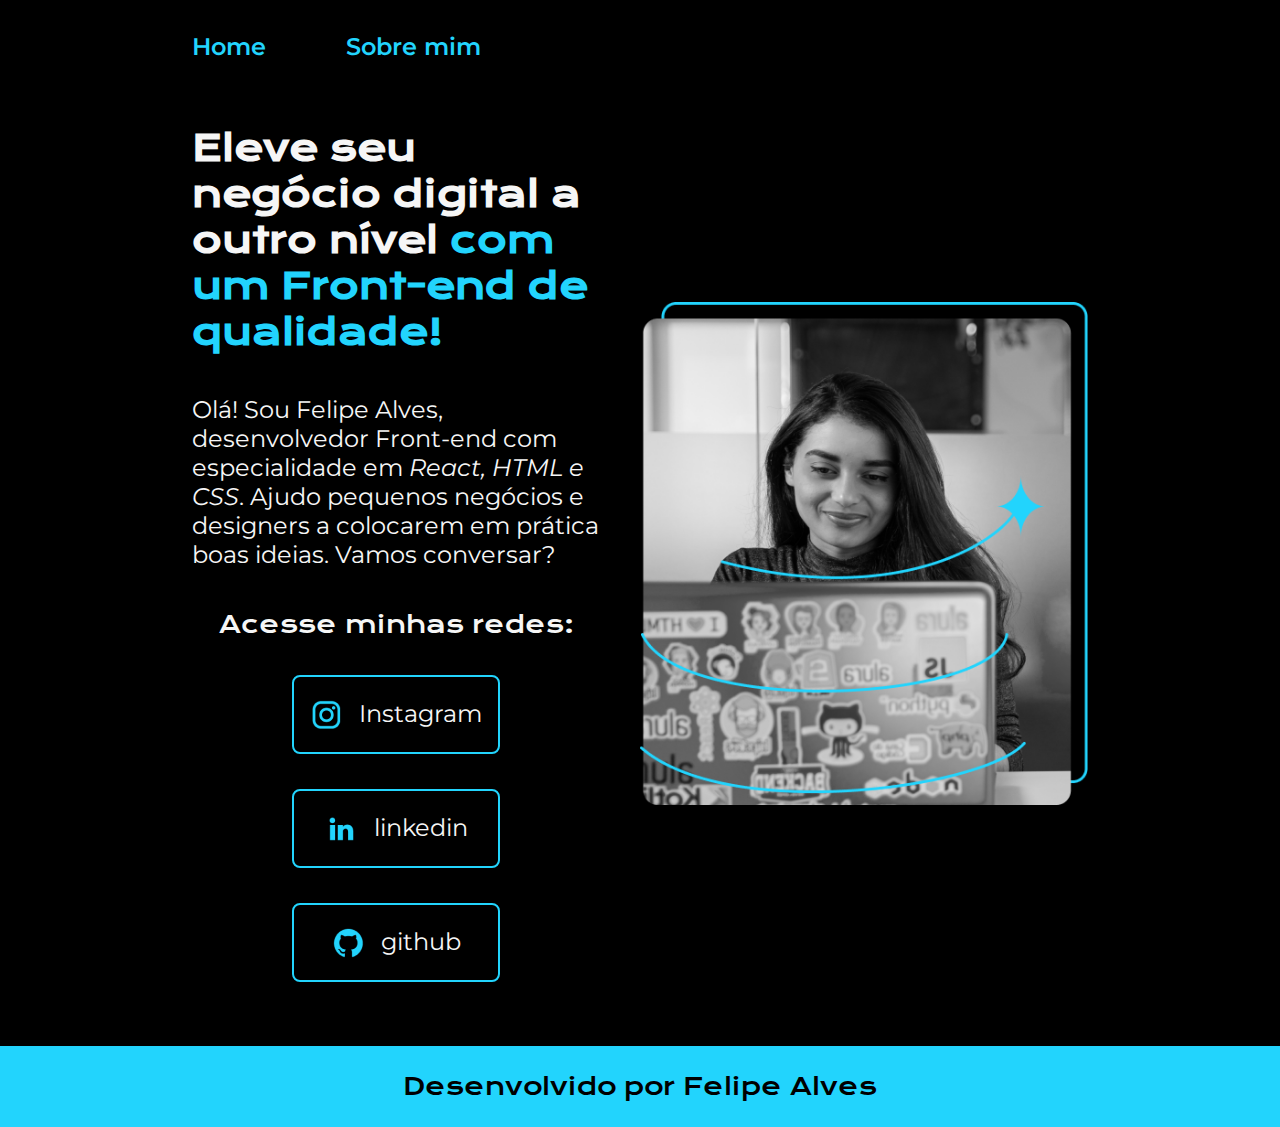
<file: index.html>
<!DOCTYPE html>
<html lang="pt-br">
<head>
    <link rel="stylesheet" href="styles/style.css">
    <meta charset="UTF-8">
    <meta name="viewport" content="width=device-width, initial-scale=1.0">
    <title>Introdução HTML</title>
</head>
<body>
    <header class="cabecalho"> 
        <nav class="cabecalho__menu">
            <a class="cabecalho__menu__link" href="index.html">Home</a>
            <a class="cabecalho__menu__link" href="about.html">Sobre mim</a>
        </nav>
    </header>
    <main class="apresentacao">
        <section class="apresentacao__conteudo">
            <h1 class="apresentacao__conteudo__titulo">Eleve seu negócio digital a outro nível 
            <strong class="titulo-destaque">com um Front-end de qualidade!</strong></h1>
            <p class="apresentacao__conteudo__texto">Olá! Sou Felipe Alves, desenvolvedor Front-end 
                com especialidade em <em>React, HTML e CSS</em>. Ajudo 
                pequenos negócios e designers a colocarem em 
                prática boas ideias. Vamos conversar?</p>
                <div class="apresentacao__links">
                    <h2 class="titulo-destaque-dois">Acesse minhas redes:</h2>
                    <a class="apresentacao__links__navegacao" href="https://www.instagram.com/"> <img src="assets/instagram.png" alt="instagram-icon"> Instagram</a>
                    <a class="apresentacao__links__navegacao" href="https://br.linkedin.com/"> <img src="assets/linkedin.png" alt="linkedin-icon"> linkedin </a>
                    <a class="apresentacao__links__navegacao" href="https://github.com/"> <img src="assets/github.png" alt="github-icon"> github </a>
                </div>
        </section>
        <img class="apresentacao__imagem" src="assets/Imagem.png" alt="Imagem Devgirl">
    </main>
    <footer class="rodape"> <p>Desenvolvido por Felipe Alves</p></footer>
</body>
</html>
</file>
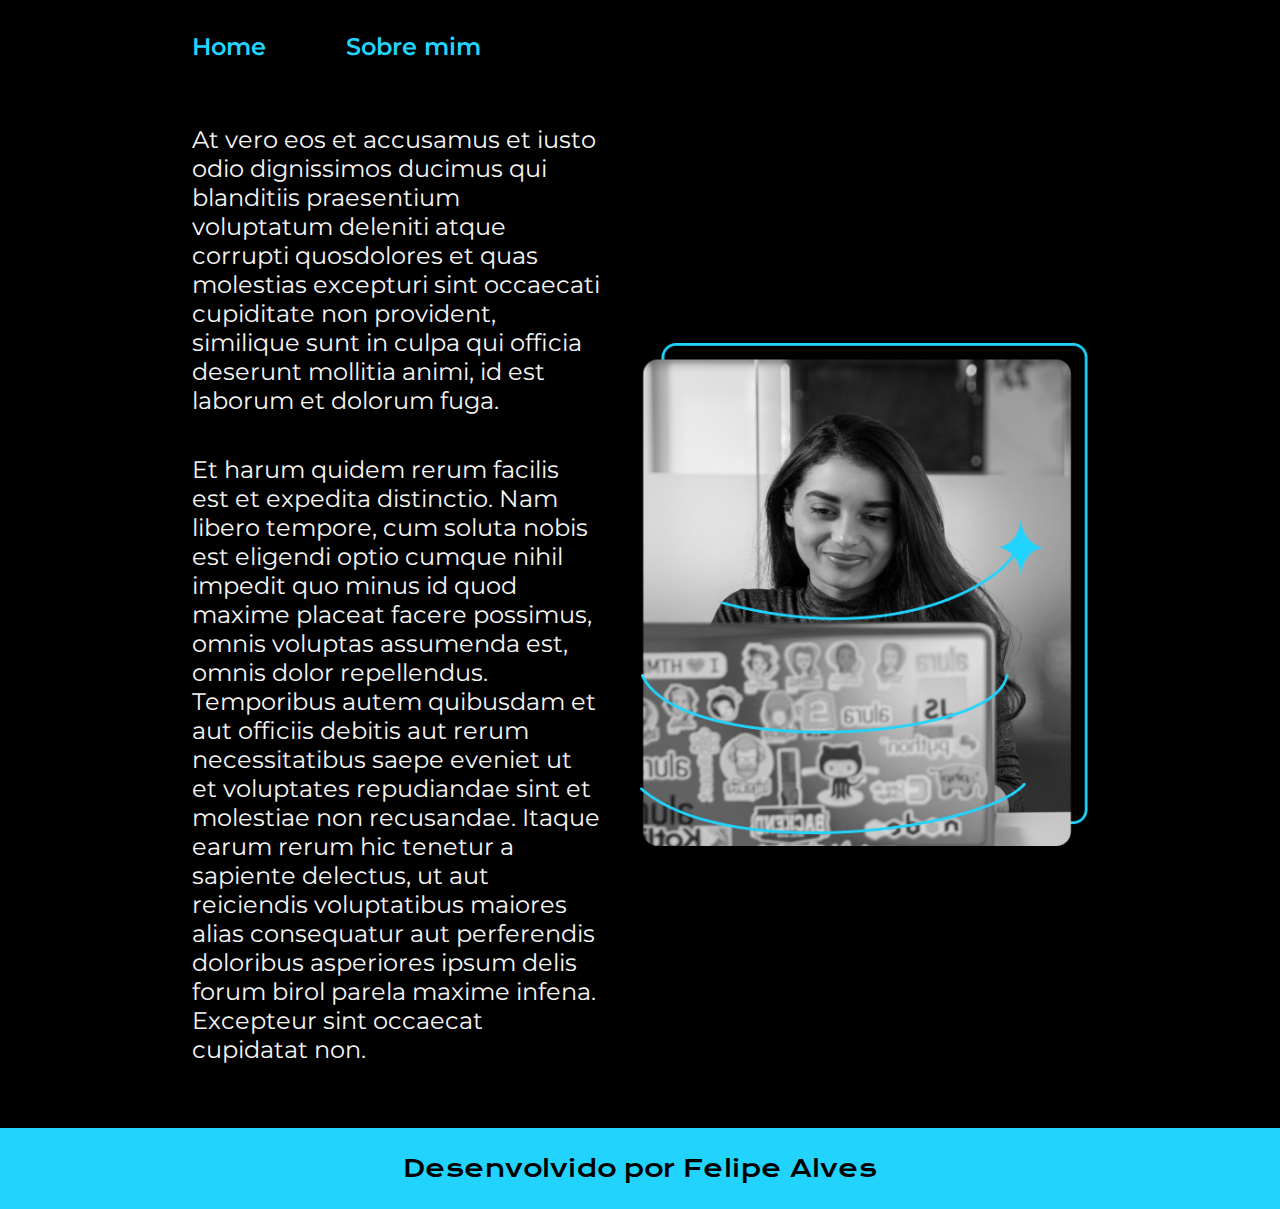
<file: about.html>
<!DOCTYPE html>
<html lang="pt-br">
<head>
    <link rel="stylesheet" href="styles/style.css">
    <meta charset="UTF-8">
    <meta name="viewport" content="width=device-width, initial-scale=1.0">
    <title>Sobre mim</title>
</head>
<body>
     <header class="cabecalho"> 
        <nav class="cabecalho__menu">
            <a class="cabecalho__menu__link" href="index.html">Home</a>
            <a class="cabecalho__menu__link" href="about.html">Sobre mim</a>
        </nav>
    </header>
    <main class="apresentacao">
        <section class="apresentacao__conteudo">
            <p class="apresentacao__conteudo__texto">At vero eos et accusamus et iusto odio dignissimos ducimus qui blanditiis praesentium voluptatum deleniti atque corrupti quosdolores et quas molestias excepturi sint occaecati cupiditate non provident, similique sunt in culpa qui officia deserunt mollitia animi, id est laborum et dolorum fuga.</p>
            <p class="apresentacao__conteudo__texto">Et harum quidem rerum facilis est et expedita distinctio. Nam libero tempore, cum soluta nobis est eligendi optio cumque nihil impedit quo minus id quod maxime placeat facere possimus, omnis voluptas assumenda est, omnis dolor repellendus. Temporibus autem quibusdam et aut officiis debitis aut rerum necessitatibus saepe eveniet ut et voluptates repudiandae sint et molestiae non recusandae. Itaque earum rerum hic tenetur a sapiente delectus, ut aut reiciendis voluptatibus maiores alias consequatur aut perferendis doloribus asperiores ipsum delis forum birol parela maxime infena. Excepteur sint occaecat cupidatat non.</p>
        </section>
        <img class="apresentacao__imagem" src="assets/Imagem.png" alt="Imagem Devgirl">
    </main>
    <footer class="rodape"> <p>Desenvolvido por Felipe Alves</p></footer>
</body>
</html>
</file>
<file: styles/style.css>
@import url('https://fonts.googleapis.com/css2?family=Krona+One&family=Montserrat:ital,wght@0,100..900;1,100..900&display=swap');


:root{
    --cor-primaria: black;
    --cor-secundaria: #22D4FD;
    --cor-terciaria: #f6f6f6;
    --cor-hover: #272727;

    --fonte-primariaKrona: "Krona One", sans-serif;
    --fonte-terciariaMont: "Montserrat", sans-serif;
}


*{
    margin: 0;
    padding: 0;

}

body {
    box-sizing: border-box;
    background-color: var(--cor-primaria);
    color: var(--cor-terciaria);
}

.titulo-destaque {
    color: var(--cor-secundaria); 
    font-family: var(--fonte-primariaKrona);    
}

.apresentacao {
    padding: 5% 15%;
    display: flex;
    align-items: center;
    justify-content: space-between;
    gap: 40px;
}

.apresentacao__conteudo{
    width: 50%;
    display: flex;
    flex-direction: column;
    gap: 40px;
}

.apresentacao__conteudo__titulo{
    font-size: 2.25rem;
    font-family: var(--fonte-primariaKrona);
}

.apresentacao__conteudo__texto{
    font-size: 1.5rem;
    font-family: var(--fonte-terciariaMont);
}

.apresentacao__links{
    display: flex;
    flex-direction: column;
    justify-content: space-between;
    align-items: center;
    gap: 35px;
}

.titulo-destaque-dois{
    font-size: 1.5rem;
    font-family: var(--fonte-primariaKrona);
    font-weight: 400;
}

.apresentacao__links__navegacao{
    width: 50%;
    text-align: center;
    border: 2px solid var(--cor-secundaria);
    border-radius: 8px;
    font-size: 1.5rem;
    padding: 21.5px 0;
    text-decoration: none;
    color: var(--cor-terciaria);
    font-family: var(--fonte-terciariaMont);
    display: flex;
    justify-content: center;
    gap: 16px;

}

.apresentacao__links__link:hover{
    background-color: var(--cor-hover);
    padding: 3%;
}

.apresentacao__imagem{
    width: 50%;
}

.rodape{
    background-color: var(--cor-secundaria);
    font-size: 1.5rem;
    font-family: var(--fonte-primariaKrona);
    font-weight: 400;
    color: var(--cor-primaria);
    text-align: center;
    padding: 25px;
}

.cabecalho{
    padding: 2.5% 0% 0% 15%;

}

.cabecalho__menu__link{
    font-family: var(--fonte-terciariaMont);
    font-size: 1.5rem;
    font-weight: 600;
    color: var(--cor-secundaria);
    text-decoration: none;
}

.cabecalho__menu{
    display: flex;
    gap: 80px;
}

@media (max-width:1200px ) {
    .cabecalho{
        padding: 10%;
    }
    
    .cabecalho__menu{
        justify-content:center
    }

    .apresentacao{
        flex-direction: column-reverse;}

}
</file>
